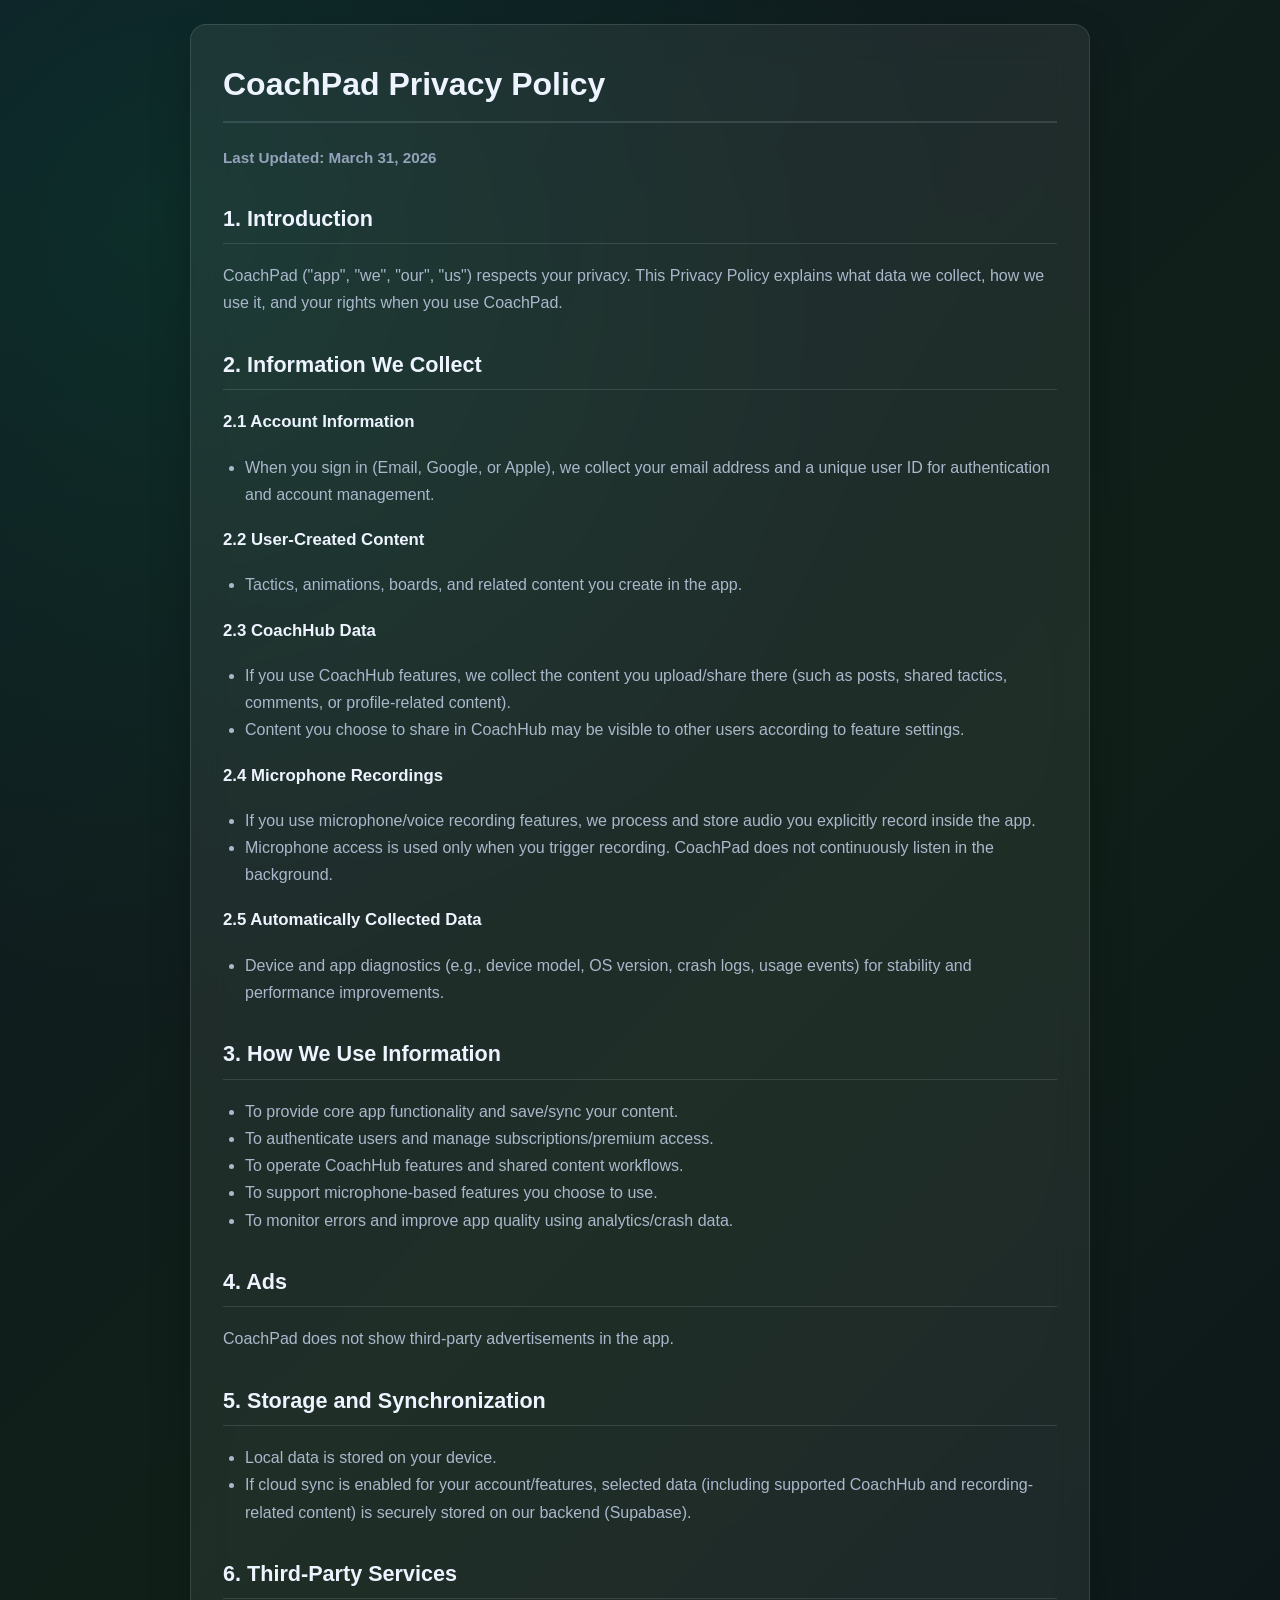
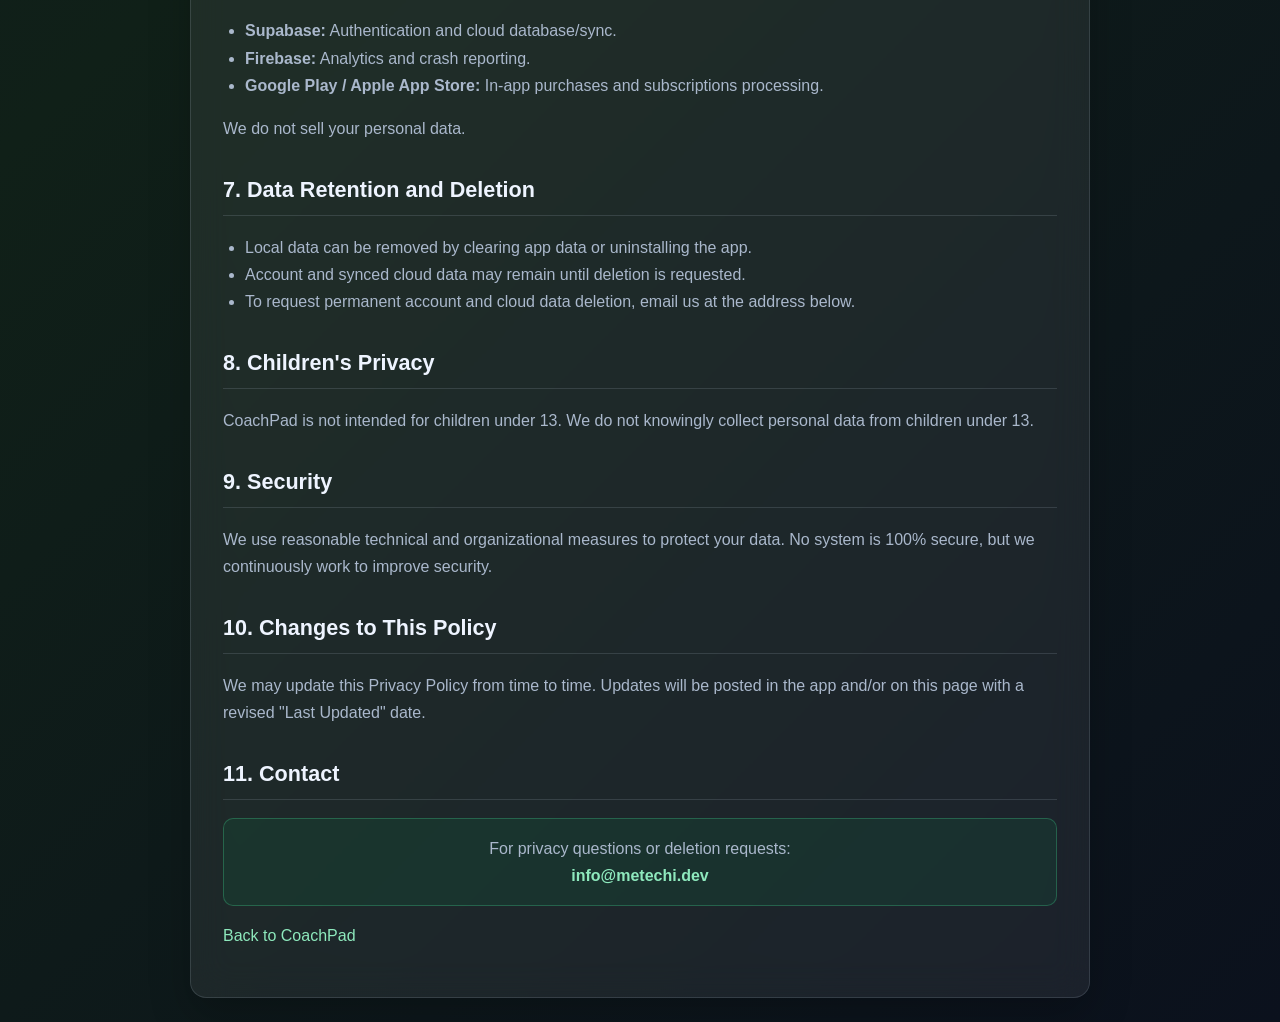
<file: coachpad-privacy.html>
<!DOCTYPE html>
<html lang="en">
<head>
  <meta charset="UTF-8" />
  <meta name="viewport" content="width=device-width, initial-scale=1.0" />
  <title>CoachPad Privacy Policy</title>
  <style>
    :root {
      --bg: #0f1824;
      --card: rgba(255, 255, 255, 0.065);
      --text: #eef4ff;
      --muted: #93a3ba;
      --line: rgba(202, 215, 238, 0.14);
      --accent: #8ee9bd;
      --contact-bg: rgba(0, 168, 90, 0.1);
      --contact-line: rgba(68, 225, 151, 0.28);
    }

    * { box-sizing: border-box; }

    body {
      margin: 0;
      padding: 24px;
      background:
        radial-gradient(circle at 12% 8%, rgba(0, 168, 90, 0.14), transparent 30%),
        linear-gradient(135deg, #0f1824 0%, #102018 45%, #0b111d 100%);
      color: var(--text);
      font-family: -apple-system, BlinkMacSystemFont, "Segoe UI", Roboto, Arial, sans-serif;
      line-height: 1.7;
    }

    .container {
      max-width: 900px;
      margin: 0 auto;
      background: var(--card);
      border: 1px solid var(--line);
      border-radius: 16px;
      padding: 32px;
      box-shadow: 0 18px 42px rgba(0, 0, 0, 0.22);
      backdrop-filter: blur(18px);
    }

    h1 {
      margin-top: 0;
      font-size: 2rem;
      border-bottom: 2px solid var(--line);
      padding-bottom: 10px;
    }

    h2 {
      margin-top: 30px;
      font-size: 1.35rem;
      border-bottom: 1px solid var(--line);
      padding-bottom: 6px;
    }

    h3 {
      margin-top: 18px;
      font-size: 1.05rem;
    }

    p, li { color: #aab8cc; }
    ul { padding-left: 22px; }

    a {
      color: var(--accent);
      text-decoration: none;
    }

    a:hover { text-decoration: underline; }

    .muted {
      color: var(--muted);
      font-size: 0.95rem;
      font-weight: 600;
    }

    .contact {
      margin-top: 8px;
      padding: 16px;
      background: var(--contact-bg);
      border: 1px solid var(--contact-line);
      border-radius: 10px;
      text-align: center;
    }
  </style>
</head>
<body>
  <main class="container">
    <h1>CoachPad Privacy Policy</h1>
    <p class="muted">Last Updated: March 31, 2026</p>

    <h2>1. Introduction</h2>
    <p>
      CoachPad ("app", "we", "our", "us") respects your privacy. This Privacy Policy explains
      what data we collect, how we use it, and your rights when you use CoachPad.
    </p>

    <h2>2. Information We Collect</h2>

    <h3>2.1 Account Information</h3>
    <ul>
      <li>
        When you sign in (Email, Google, or Apple), we collect your email address and a unique user ID for authentication and account management.
      </li>
    </ul>

    <h3>2.2 User-Created Content</h3>
    <ul>
      <li>
        Tactics, animations, boards, and related content you create in the app.
      </li>
    </ul>

    <h3>2.3 CoachHub Data</h3>
    <ul>
      <li>
        If you use CoachHub features, we collect the content you upload/share there (such as posts, shared tactics, comments, or profile-related content).
      </li>
      <li>
        Content you choose to share in CoachHub may be visible to other users according to feature settings.
      </li>
    </ul>

    <h3>2.4 Microphone Recordings</h3>
    <ul>
      <li>
        If you use microphone/voice recording features, we process and store audio you explicitly record inside the app.
      </li>
      <li>
        Microphone access is used only when you trigger recording. CoachPad does not continuously listen in the background.
      </li>
    </ul>

    <h3>2.5 Automatically Collected Data</h3>
    <ul>
      <li>
        Device and app diagnostics (e.g., device model, OS version, crash logs, usage events) for stability and performance improvements.
      </li>
    </ul>

    <h2>3. How We Use Information</h2>
    <ul>
      <li>To provide core app functionality and save/sync your content.</li>
      <li>To authenticate users and manage subscriptions/premium access.</li>
      <li>To operate CoachHub features and shared content workflows.</li>
      <li>To support microphone-based features you choose to use.</li>
      <li>To monitor errors and improve app quality using analytics/crash data.</li>
    </ul>

    <h2>4. Ads</h2>
    <p>
      CoachPad does not show third-party advertisements in the app.
    </p>

    <h2>5. Storage and Synchronization</h2>
    <ul>
      <li>
        Local data is stored on your device.
      </li>
      <li>
        If cloud sync is enabled for your account/features, selected data (including supported CoachHub and recording-related content) is securely stored on our backend (Supabase).
      </li>
    </ul>

    <h2>6. Third-Party Services</h2>
    <ul>
      <li><strong>Supabase:</strong> Authentication and cloud database/sync.</li>
      <li><strong>Firebase:</strong> Analytics and crash reporting.</li>
      <li><strong>Google Play / Apple App Store:</strong> In-app purchases and subscriptions processing.</li>
    </ul>
    <p>
      We do not sell your personal data.
    </p>

    <h2>7. Data Retention and Deletion</h2>
    <ul>
      <li>
        Local data can be removed by clearing app data or uninstalling the app.
      </li>
      <li>
        Account and synced cloud data may remain until deletion is requested.
      </li>
      <li>
        To request permanent account and cloud data deletion, email us at the address below.
      </li>
    </ul>

    <h2>8. Children's Privacy</h2>
    <p>
      CoachPad is not intended for children under 13. We do not knowingly collect personal data from children under 13.
    </p>

    <h2>9. Security</h2>
    <p>
      We use reasonable technical and organizational measures to protect your data. No system is 100% secure, but we continuously work to improve security.
    </p>

    <h2>10. Changes to This Policy</h2>
    <p>
      We may update this Privacy Policy from time to time. Updates will be posted in the app and/or on this page with a revised "Last Updated" date.
    </p>

    <h2>11. Contact</h2>
    <p class="contact">
      For privacy questions or deletion requests:<br />
      <strong><a href="mailto:info@metechi.dev">info@metechi.dev</a></strong>
    </p>
    <p><a href="coachpad.html">Back to CoachPad</a></p>
  </main>
</body>
</html>
</file>
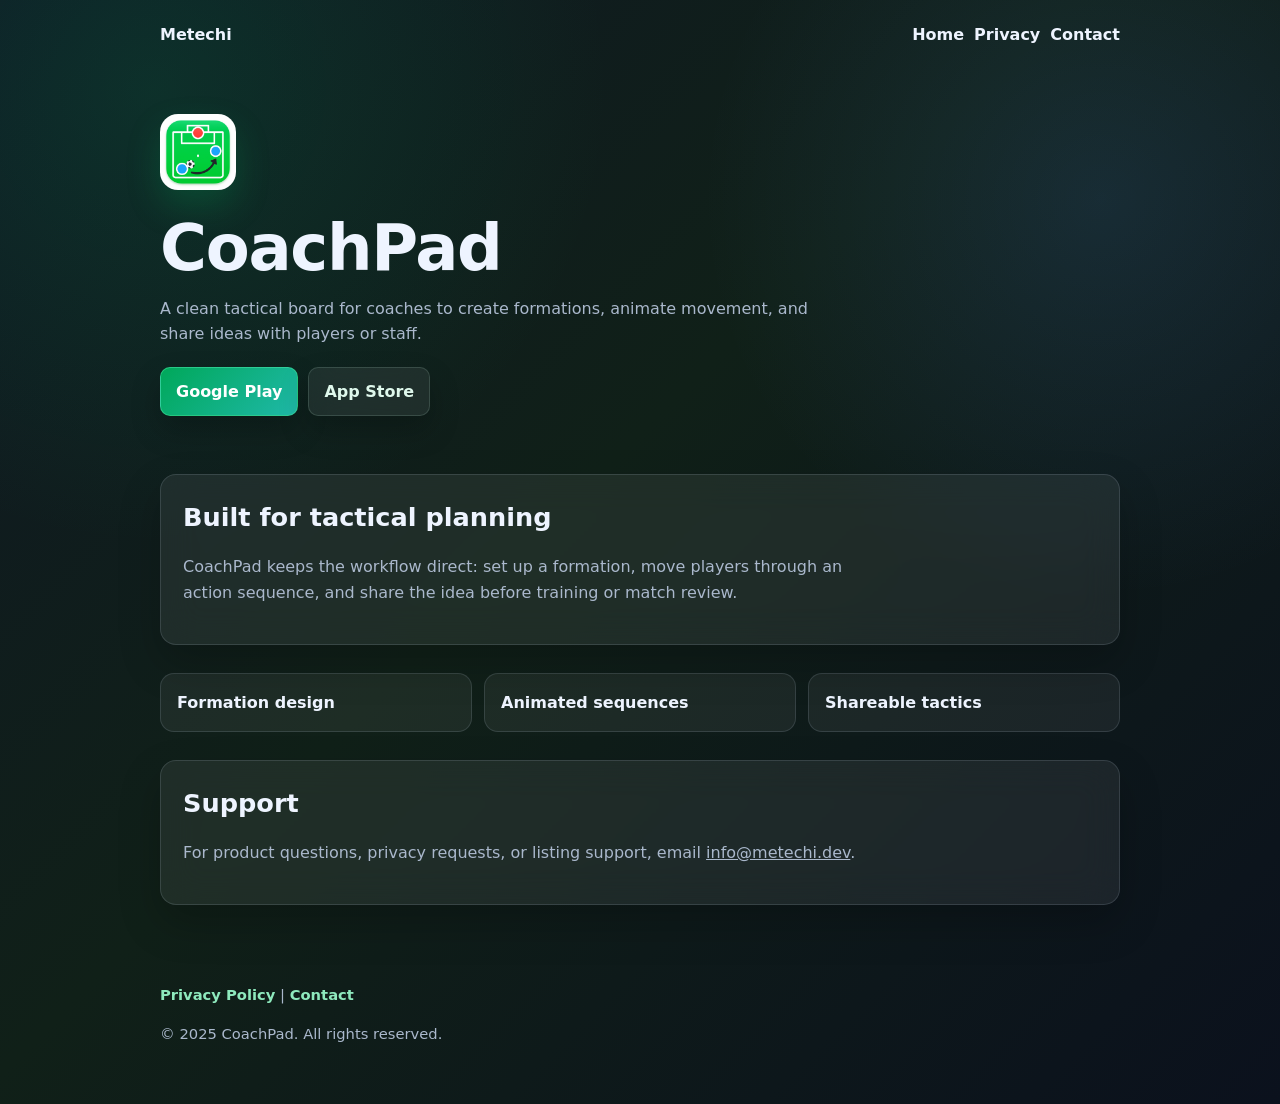
<file: coachpad.html>
﻿<!DOCTYPE html>
<html lang="en">
<head>
  <meta charset="UTF-8">
  <meta name="viewport" content="width=device-width, initial-scale=1.0">
  <title>CoachPad - Tactical Board App for Coaches</title>
    <meta name="description" content="CoachPad is a tactical board app for coaches and trainers to create drills, animate formations, share tactics, and plan sessions on iOS, Android, and web.">
  <link rel="canonical" href="https://www.metechi.dev/coachpad.html" />
<style>
    * {
      box-sizing: border-box;
    }
    body {
      margin: 0;
      color: #eef4ff;
      background:
        radial-gradient(circle at 12% 8%, rgba(0, 168, 90, 0.16), transparent 30%),
        radial-gradient(circle at 86% 18%, rgba(87, 151, 255, 0.12), transparent 28%),
        linear-gradient(135deg, #0f1824 0%, #102018 45%, #0b111d 100%);
      font-family: Inter, ui-sans-serif, system-ui, -apple-system, BlinkMacSystemFont, "Segoe UI", Arial, sans-serif;
      line-height: 1.6;
    }
    a {
      color: inherit;
    }
    .shell {
      width: min(960px, calc(100% - 32px));
      margin: 0 auto;
    }
    nav {
      min-height: 70px;
      display: flex;
      align-items: center;
      justify-content: space-between;
      gap: 16px;
    }
    .brand,
    .nav-links a {
      color: #eef4ff;
      text-decoration: none;
      font-weight: 800;
    }
    .nav-links {
      display: flex;
      gap: 10px;
      flex-wrap: wrap;
    }
    header {
      padding: 44px 0 30px;
    }
    img.logo {
      width: 76px;
      height: 76px;
      border-radius: 18px;
      margin-bottom: 18px;
      object-fit: cover;
      box-shadow: 0 16px 34px rgba(0, 179, 92, 0.22);
    }
    h1 {
      margin: 0 0 12px;
      font-size: clamp(2.2rem, 6vw, 4rem);
      line-height: 1;
      letter-spacing: -0.02em;
    }
    p {
      max-width: 680px;
      color: #aab8cc;
      line-height: 1.6;
    }
    .button-container,
    .actions {
      display: flex;
      gap: 10px;
      flex-wrap: wrap;
      margin-top: 20px;
    }
    a.button {
      display: inline-block;
      border: 1px solid rgba(195, 230, 214, 0.16);
      background: rgba(255, 255, 255, 0.065);
      color: #dff8ec;
      padding: 11px 15px;
      border-radius: 10px;
      text-decoration: none;
      font-weight: 800;
      box-shadow: 0 14px 30px rgba(0, 0, 0, 0.22);
      backdrop-filter: blur(14px);
    }
    a.button.primary {
      color: #ffffff;
      border-color: rgba(68, 225, 151, 0.55);
      background: linear-gradient(135deg, #00a85a, #1fb8a8);
    }
    section {
      margin: 28px 0;
    }
    h2 {
      margin: 0 0 12px;
      color: #eef4ff;
      font-size: 1.6rem;
    }
    ul {
      line-height: 1.8;
      padding-left: 20px;
    }
    .card {
      border: 1px solid rgba(202, 215, 238, 0.14);
      border-radius: 16px;
      background: rgba(255, 255, 255, 0.065);
      padding: 22px;
      box-shadow: 0 18px 42px rgba(0, 0, 0, 0.22);
      backdrop-filter: blur(18px);
    }
    .grid {
      display: grid;
      grid-template-columns: repeat(3, minmax(0, 1fr));
      gap: 12px;
    }
    .feature {
      border: 1px solid rgba(202, 215, 238, 0.14);
      border-radius: 14px;
      background: rgba(255, 255, 255, 0.06);
      padding: 16px;
      font-weight: 750;
    }
    footer {
      padding: 36px 0 44px;
      color: #93a3ba;
      font-size: 0.92rem;
    }
    footer a {
      color: #8ee9bd;
      font-weight: 800;
      text-decoration: none;
    }
    @media (max-width: 760px) {
      nav {
        align-items: flex-start;
        flex-direction: column;
        padding: 16px 0;
      }
      .grid {
        grid-template-columns: 1fr;
      }
      a.button {
        width: 100%;
        text-align: center;
      }
    }
  </style>
  <script type="application/ld+json">
    {
      "@context": "https://schema.org",
      "@type": "Organization",
      "@id": "https://www.metechi.dev/#organization",
      "name": "Metechi",
      "url": "https://www.metechi.dev/",
      "description": "Metechi builds practical web and mobile products including CoachPad and Infinite Flux.",
      "email": "info@metechi.dev",
      "contactPoint": {
        "@type": "ContactPoint",
        "email": "info@metechi.dev",
        "contactType": "product support",
        "availableLanguage": "en"
      }
    }
  </script>
  <script type="application/ld+json">
    {
      "@context": "https://schema.org",
      "@type": "SoftwareApplication",
      "name": "CoachPad",
      "url": "https://www.metechi.dev/coachpad.html",
      "applicationCategory": "SportsApplication",
      "operatingSystem": "iOS, Android, Web",
      "description": "CoachPad is a tactical board app for coaches and trainers to create drills, animate formations, share tactics, and plan sessions on iOS, Android, and web.",
      "image": "https://www.metechi.dev/assets/logo.png",
      "dateModified": "2026-04-29",
      "isAccessibleForFree": true,
      "featureList": [
        "Tactical board creation",
        "Formation and drill planning",
        "Animated tactic sequences",
        "Tactic sharing for teams and coaches"
      ],
      "sameAs": [
        "https://play.google.com/store/apps/details?id=com.coachpad",
        "https://apps.apple.com/us/app/coachpad-football-tactic-board/id6755497315"
      ],
      "publisher": {
        "@type": "Organization",
        "name": "Metechi",
        "url": "https://www.metechi.dev/"
      },
      "offers": {
        "@type": "Offer",
        "price": "0",
        "priceCurrency": "USD",
        "availability": "https://schema.org/InStock"
      }
    }
  </script>
  <script type="application/ld+json">
    {
      "@context": "https://schema.org",
      "@type": "WebSite",
      "@id": "https://www.metechi.dev/#website",
      "name": "Metechi",
      "url": "https://www.metechi.dev/",
      "description": "Official website for Metechi."
    }
  </script>
  <script type="application/ld+json">
    {
      "@context": "https://schema.org",
      "@graph": [
        {
          "@type": "WebPage",
          "@id": "https://www.metechi.dev/coachpad.html#webpage",
          "name": "CoachPad - Tactical Board App for Coaches",
          "url": "https://www.metechi.dev/coachpad.html",
          "description": "CoachPad is a tactical board app for coaches and trainers to create drills, animate formations, share tactics, and plan sessions on iOS, Android, and web.",
          "isPartOf": {
            "@id": "https://www.metechi.dev/#website"
          },
          "about": {
            "@type": "SoftwareApplication",
            "name": "CoachPad",
            "url": "https://www.metechi.dev/coachpad.html"
          },
          "publisher": {
            "@id": "https://www.metechi.dev/#organization"
          },
          "dateModified": "2026-04-29",
          "inLanguage": "en"
        },
        {
          "@type": "BreadcrumbList",
          "@id": "https://www.metechi.dev/coachpad.html#breadcrumb",
          "itemListElement": [
            {
              "@type": "ListItem",
              "position": 1,
              "name": "Metechi",
              "item": "https://www.metechi.dev/"
            },
            {
              "@type": "ListItem",
              "position": 2,
              "name": "CoachPad",
              "item": "https://www.metechi.dev/coachpad.html"
            }
          ]
        },
        {
          "@type": "FAQPage",
          "@id": "https://www.metechi.dev/coachpad.html#faq",
          "mainEntity": [
            {
              "@type": "Question",
              "name": "Who is CoachPad for?",
              "acceptedAnswer": {
                "@type": "Answer",
                "text": "CoachPad is built for coaches, trainers, and teams that need a visual tactical board for planning drills, formations, and match ideas."
              }
            },
            {
              "@type": "Question",
              "name": "Where is CoachPad available?",
              "acceptedAnswer": {
                "@type": "Answer",
                "text": "CoachPad has public listings on Google Play and the App Store, and this page documents the web product context."
              }
            },
            {
              "@type": "Question",
              "name": "How can users get support?",
              "acceptedAnswer": {
                "@type": "Answer",
                "text": "Users can contact Metechi at info@metechi.dev for CoachPad support or product questions."
              }
            }
          ]
        }
      ]
    }
  </script>
</head>
<body>
  <nav class="shell">
    <a class="brand" href="index.html">Metechi</a>
    <div class="nav-links">
      <a href="index.html">Home</a>
      <a href="coachpad-privacy.html">Privacy</a>
      <a href="mailto:info@metechi.dev">Contact</a>
    </div>
  </nav>

  <header class="shell">
    <img src="assets/logo.png" alt="CoachPad Logo" class="logo">
    <h1>CoachPad</h1>
    <p>A clean tactical board for coaches to create formations, animate movement, and share ideas with players or staff.</p>
    
    <div class="button-container">
      <a href="https://play.google.com/store/apps/details?id=com.coachpad" class="button primary">Google Play</a>
      <a href="https://apps.apple.com/us/app/coachpad-football-tactic-board/id6755497315" class="button">App Store</a>
    </div>
  </header>

  <main class="shell">
    <section class="card">
      <h2>Built for tactical planning</h2>
      <p>CoachPad keeps the workflow direct: set up a formation, move players through an action sequence, and share the idea before training or match review.</p>
    </section>

    <section class="grid">
      <div class="feature">Formation design</div>
      <div class="feature">Animated sequences</div>
      <div class="feature">Shareable tactics</div>
    </section>

    <section class="card">
      <h2>Support</h2>
      <p>For product questions, privacy requests, or listing support, email <a href="mailto:info@metechi.dev">info@metechi.dev</a>.</p>
    </section>
  </main>

  <footer class="shell">
    <p>
      <a href="https://www.metechi.dev/coachpad-privacy.html">Privacy Policy</a> |
      <a href="mailto:info@metechi.dev">Contact</a>
    </p>
    <p>&copy; 2025 CoachPad. All rights reserved.</p>
  </footer>

</body>
</html>
</file>
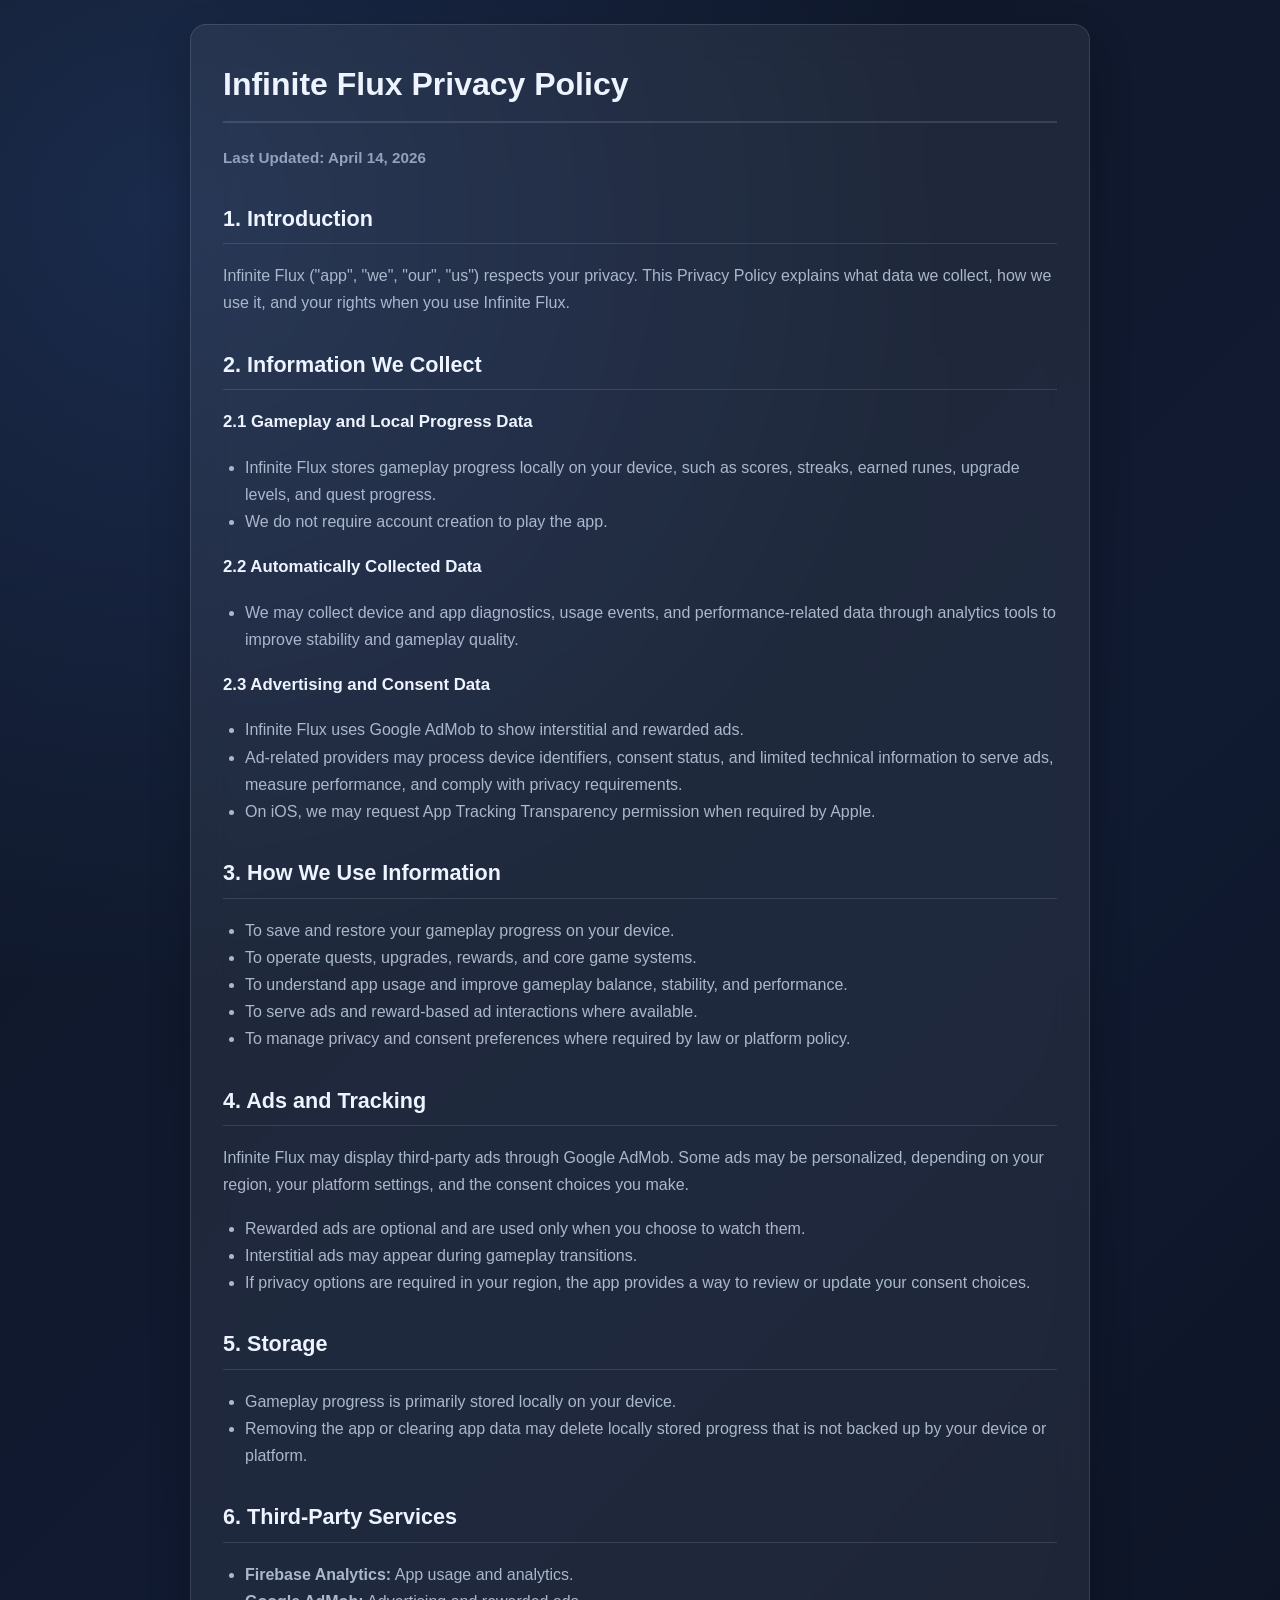
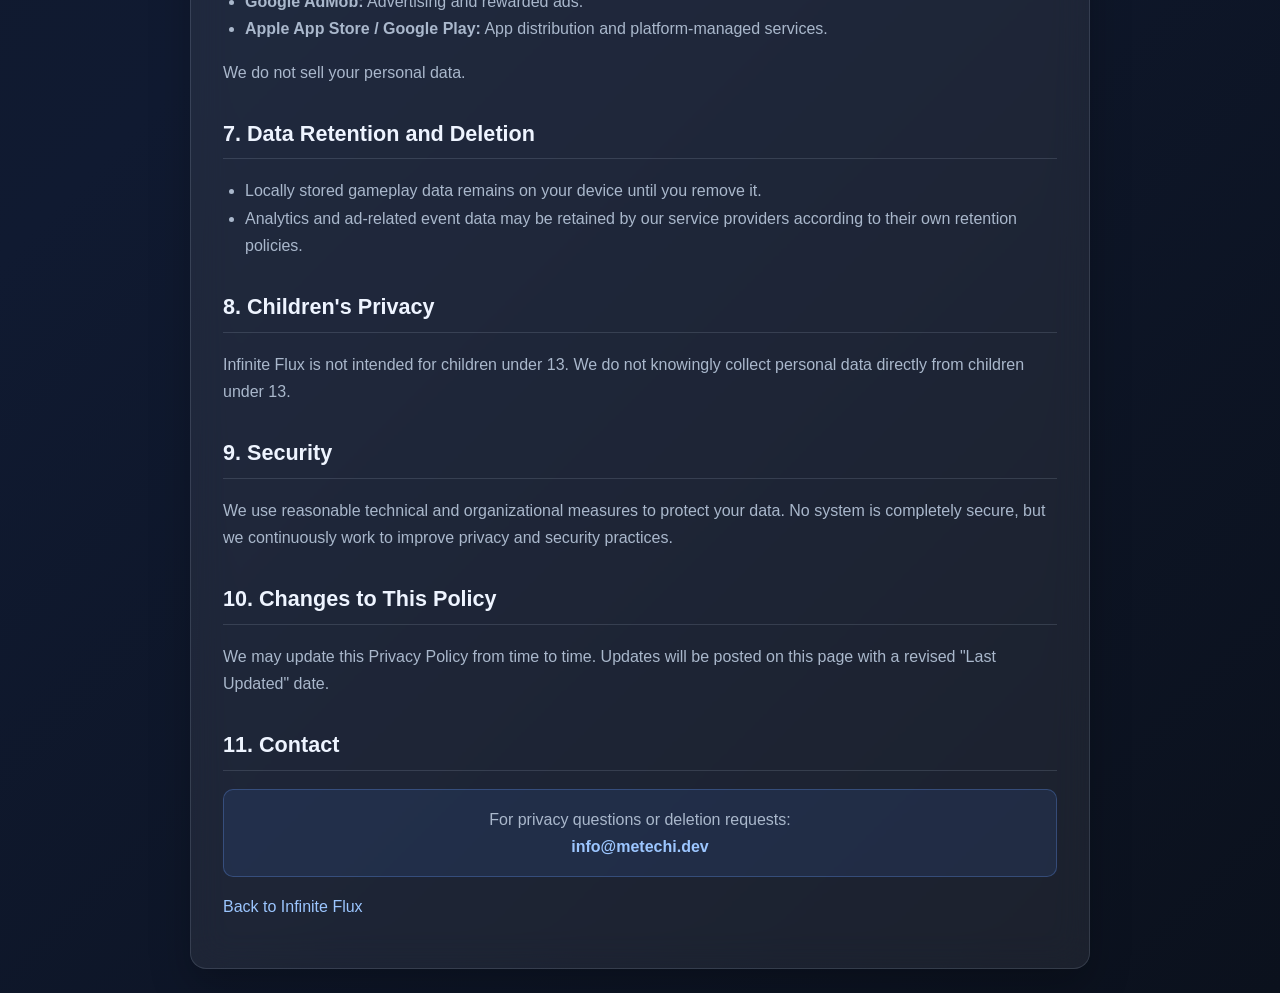
<file: infinite-flux-privacy.html>
<!DOCTYPE html>
<html lang="en">
<head>
  <meta charset="UTF-8" />
  <meta name="viewport" content="width=device-width, initial-scale=1.0" />
  <title>Infinite Flux Privacy Policy</title>
  <style>
    :root {
      --bg: #101827;
      --card: rgba(255, 255, 255, 0.065);
      --text: #eef4ff;
      --muted: #93a3ba;
      --line: rgba(202, 215, 238, 0.14);
      --accent: #9cc6ff;
      --contact-bg: rgba(76, 137, 255, 0.1);
      --contact-line: rgba(105, 157, 255, 0.28);
    }

    * { box-sizing: border-box; }

    body {
      margin: 0;
      padding: 24px;
      background:
        radial-gradient(circle at 12% 8%, rgba(76, 137, 255, 0.16), transparent 30%),
        linear-gradient(135deg, #101827 0%, #101a31 48%, #0b111d 100%);
      color: var(--text);
      font-family: -apple-system, BlinkMacSystemFont, "Segoe UI", Roboto, Arial, sans-serif;
      line-height: 1.7;
    }

    .container {
      max-width: 900px;
      margin: 0 auto;
      background: var(--card);
      border: 1px solid var(--line);
      border-radius: 16px;
      padding: 32px;
      box-shadow: 0 18px 42px rgba(0, 0, 0, 0.22);
      backdrop-filter: blur(18px);
    }

    h1 {
      margin-top: 0;
      font-size: 2rem;
      border-bottom: 2px solid var(--line);
      padding-bottom: 10px;
    }

    h2 {
      margin-top: 30px;
      font-size: 1.35rem;
      border-bottom: 1px solid var(--line);
      padding-bottom: 6px;
    }

    h3 {
      margin-top: 18px;
      font-size: 1.05rem;
    }

    p, li { color: #aab8cc; }
    ul { padding-left: 22px; }

    a {
      color: var(--accent);
      text-decoration: none;
    }

    a:hover { text-decoration: underline; }

    .muted {
      color: var(--muted);
      font-size: 0.95rem;
      font-weight: 600;
    }

    .contact {
      margin-top: 8px;
      padding: 16px;
      background: var(--contact-bg);
      border: 1px solid var(--contact-line);
      border-radius: 10px;
      text-align: center;
    }
  </style>
</head>
<body>
  <main class="container">
    <h1>Infinite Flux Privacy Policy</h1>
    <p class="muted">Last Updated: April 14, 2026</p>

    <h2>1. Introduction</h2>
    <p>
      Infinite Flux ("app", "we", "our", "us") respects your privacy. This Privacy Policy explains
      what data we collect, how we use it, and your rights when you use Infinite Flux.
    </p>

    <h2>2. Information We Collect</h2>

    <h3>2.1 Gameplay and Local Progress Data</h3>
    <ul>
      <li>
        Infinite Flux stores gameplay progress locally on your device, such as scores, streaks,
        earned runes, upgrade levels, and quest progress.
      </li>
      <li>
        We do not require account creation to play the app.
      </li>
    </ul>

    <h3>2.2 Automatically Collected Data</h3>
    <ul>
      <li>
        We may collect device and app diagnostics, usage events, and performance-related data
        through analytics tools to improve stability and gameplay quality.
      </li>
    </ul>

    <h3>2.3 Advertising and Consent Data</h3>
    <ul>
      <li>
        Infinite Flux uses Google AdMob to show interstitial and rewarded ads.
      </li>
      <li>
        Ad-related providers may process device identifiers, consent status, and limited technical
        information to serve ads, measure performance, and comply with privacy requirements.
      </li>
      <li>
        On iOS, we may request App Tracking Transparency permission when required by Apple.
      </li>
    </ul>

    <h2>3. How We Use Information</h2>
    <ul>
      <li>To save and restore your gameplay progress on your device.</li>
      <li>To operate quests, upgrades, rewards, and core game systems.</li>
      <li>To understand app usage and improve gameplay balance, stability, and performance.</li>
      <li>To serve ads and reward-based ad interactions where available.</li>
      <li>To manage privacy and consent preferences where required by law or platform policy.</li>
    </ul>

    <h2>4. Ads and Tracking</h2>
    <p>
      Infinite Flux may display third-party ads through Google AdMob. Some ads may be personalized,
      depending on your region, your platform settings, and the consent choices you make.
    </p>
    <ul>
      <li>Rewarded ads are optional and are used only when you choose to watch them.</li>
      <li>Interstitial ads may appear during gameplay transitions.</li>
      <li>
        If privacy options are required in your region, the app provides a way to review or update
        your consent choices.
      </li>
    </ul>

    <h2>5. Storage</h2>
    <ul>
      <li>Gameplay progress is primarily stored locally on your device.</li>
      <li>
        Removing the app or clearing app data may delete locally stored progress that is not backed up
        by your device or platform.
      </li>
    </ul>

    <h2>6. Third-Party Services</h2>
    <ul>
      <li><strong>Firebase Analytics:</strong> App usage and analytics.</li>
      <li><strong>Google AdMob:</strong> Advertising and rewarded ads.</li>
      <li><strong>Apple App Store / Google Play:</strong> App distribution and platform-managed services.</li>
    </ul>
    <p>
      We do not sell your personal data.
    </p>

    <h2>7. Data Retention and Deletion</h2>
    <ul>
      <li>Locally stored gameplay data remains on your device until you remove it.</li>
      <li>
        Analytics and ad-related event data may be retained by our service providers according to
        their own retention policies.
      </li>
    </ul>

    <h2>8. Children's Privacy</h2>
    <p>
      Infinite Flux is not intended for children under 13. We do not knowingly collect personal data
      directly from children under 13.
    </p>

    <h2>9. Security</h2>
    <p>
      We use reasonable technical and organizational measures to protect your data. No system is
      completely secure, but we continuously work to improve privacy and security practices.
    </p>

    <h2>10. Changes to This Policy</h2>
    <p>
      We may update this Privacy Policy from time to time. Updates will be posted on this page with
      a revised "Last Updated" date.
    </p>

    <h2>11. Contact</h2>
    <p class="contact">
      For privacy questions or deletion requests:<br />
      <strong><a href="mailto:info@metechi.dev">info@metechi.dev</a></strong>
    </p>
    <p><a href="infinite-flux.html">Back to Infinite Flux</a></p>
  </main>
</body>
</html>
</file>
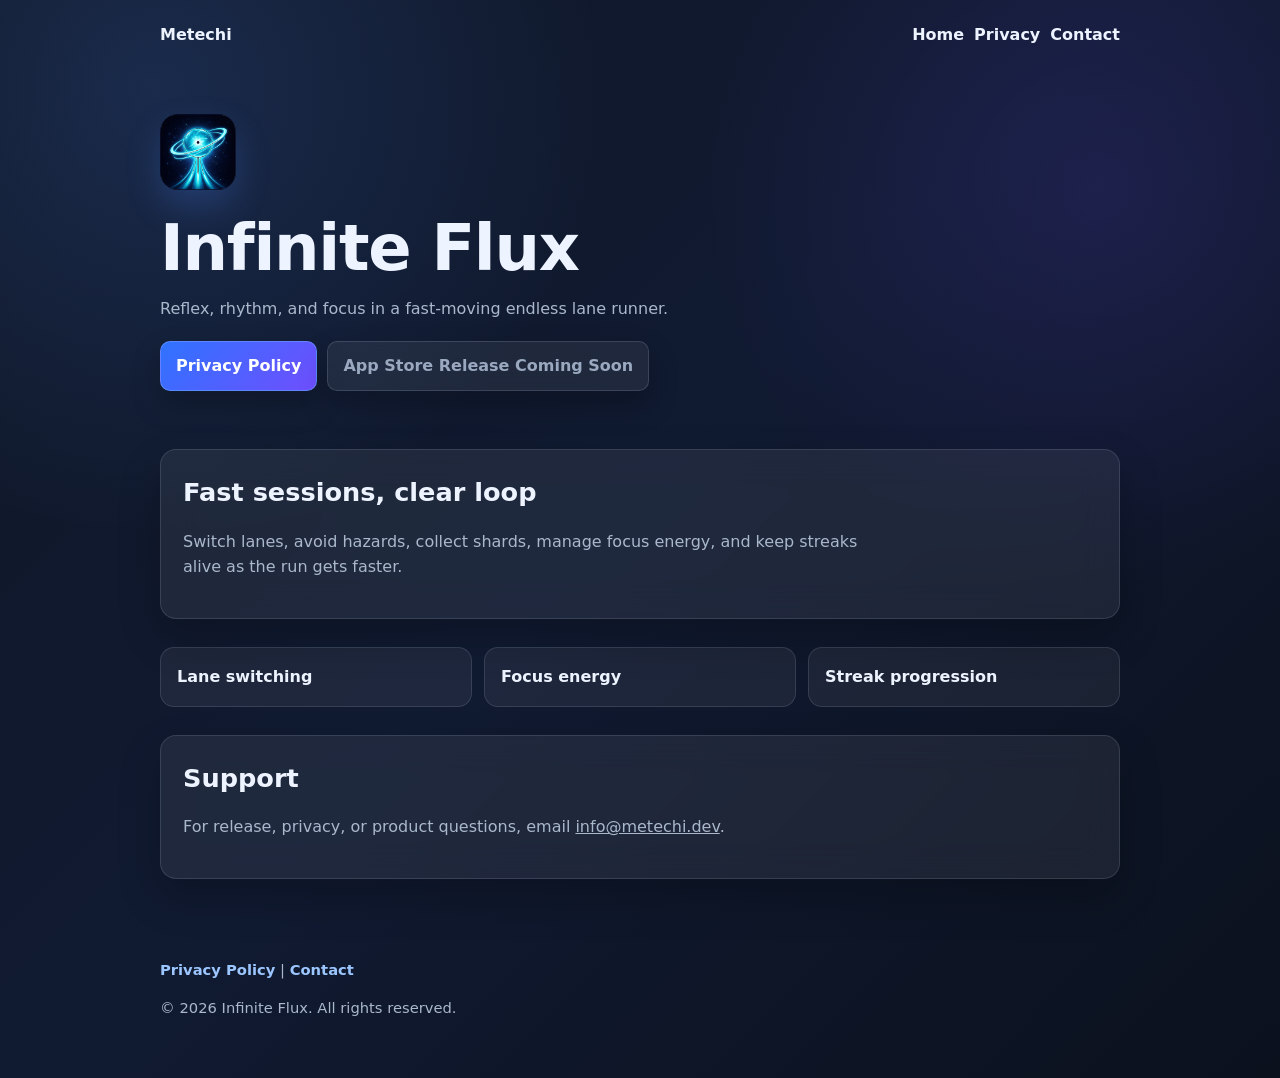
<file: infinite-flux.html>
﻿<!DOCTYPE html>
<html lang="en">
<head>
  <meta charset="UTF-8">
  <meta name="viewport" content="width=device-width, initial-scale=1.0">
  <title>Infinite Flux - Reflex Runner Game for Mobile Players</title>
    <meta name="description" content="Infinite Flux is a mobile reflex runner game focused on lane switching, timing, focus energy, streak control, upgrades, and endless arcade scoring.">
  <link rel="canonical" href="https://www.metechi.dev/infinite-flux.html" />
<style>
    * {
      box-sizing: border-box;
    }
    body {
      margin: 0;
      color: #eef4ff;
      background:
        radial-gradient(circle at 12% 8%, rgba(76, 137, 255, 0.16), transparent 30%),
        radial-gradient(circle at 86% 18%, rgba(111, 79, 255, 0.14), transparent 28%),
        linear-gradient(135deg, #101827 0%, #101a31 48%, #0b111d 100%);
      font-family: Inter, ui-sans-serif, system-ui, -apple-system, BlinkMacSystemFont, "Segoe UI", Arial, sans-serif;
      line-height: 1.6;
    }
    a {
      color: inherit;
    }
    .shell {
      width: min(960px, calc(100% - 32px));
      margin: 0 auto;
    }
    nav {
      min-height: 70px;
      display: flex;
      align-items: center;
      justify-content: space-between;
      gap: 16px;
    }
    .brand,
    .nav-links a {
      color: #eef4ff;
      text-decoration: none;
      font-weight: 800;
    }
    .nav-links {
      display: flex;
      gap: 10px;
      flex-wrap: wrap;
    }
    header {
      padding: 44px 0 30px;
    }
    img.logo {
      width: 76px;
      height: 76px;
      border-radius: 18px;
      margin-bottom: 18px;
      object-fit: cover;
      box-shadow: 0 16px 34px rgba(76, 137, 255, 0.22);
    }
    h1 {
      margin: 0 0 12px;
      font-size: clamp(2.2rem, 6vw, 4rem);
      line-height: 1;
      letter-spacing: -0.02em;
    }
    p {
      max-width: 700px;
      color: #aab8cc;
      line-height: 1.6;
    }
    .button-container {
      display: flex;
      gap: 10px;
      flex-wrap: wrap;
      margin-top: 20px;
    }
    a.button,
    span.button {
      display: inline-block;
      border: 1px solid rgba(202, 215, 238, 0.16);
      background: rgba(255, 255, 255, 0.065);
      color: #e9f1ff;
      padding: 11px 15px;
      border-radius: 10px;
      text-decoration: none;
      font-weight: 800;
      box-shadow: 0 14px 30px rgba(0, 0, 0, 0.22);
      backdrop-filter: blur(14px);
    }
    a.button.primary {
      color: #ffffff;
      border-color: rgba(105, 157, 255, 0.62);
      background: linear-gradient(135deg, #2f73ff, #6f4fff);
    }
    span.button {
      color: #9aa9bf;
      cursor: default;
    }
    section {
      margin: 28px 0;
    }
    h2 {
      margin: 0 0 12px;
      color: #eef4ff;
      font-size: 1.6rem;
    }
    ul {
      line-height: 1.8;
      padding-left: 20px;
    }
    .card {
      border: 1px solid rgba(202, 215, 238, 0.14);
      border-radius: 16px;
      background: rgba(255, 255, 255, 0.065);
      padding: 22px;
      box-shadow: 0 18px 42px rgba(0, 0, 0, 0.22);
      backdrop-filter: blur(18px);
    }
    .grid {
      display: grid;
      grid-template-columns: repeat(3, minmax(0, 1fr));
      gap: 12px;
    }
    .feature {
      border: 1px solid rgba(202, 215, 238, 0.14);
      border-radius: 14px;
      background: rgba(255, 255, 255, 0.06);
      padding: 16px;
      font-weight: 750;
    }
    footer {
      padding: 36px 0 44px;
      color: #93a3ba;
      font-size: 0.92rem;
    }
    footer a {
      color: #9cc6ff;
      font-weight: 800;
      text-decoration: none;
    }
    @media (max-width: 760px) {
      nav {
        align-items: flex-start;
        flex-direction: column;
        padding: 16px 0;
      }
      .grid {
        grid-template-columns: 1fr;
      }
      a.button,
      span.button {
        width: 100%;
        text-align: center;
      }
    }
  </style>
  <script type="application/ld+json">
    {
      "@context": "https://schema.org",
      "@type": "Organization",
      "@id": "https://www.metechi.dev/#organization",
      "name": "Metechi",
      "url": "https://www.metechi.dev/",
      "description": "Metechi builds practical web and mobile products including CoachPad and Infinite Flux.",
      "email": "info@metechi.dev",
      "contactPoint": {
        "@type": "ContactPoint",
        "email": "info@metechi.dev",
        "contactType": "product support",
        "availableLanguage": "en"
      }
    }
  </script>
  <script type="application/ld+json">
    {
      "@context": "https://schema.org",
      "@type": "SoftwareApplication",
      "name": "Infinite Flux",
      "url": "https://www.metechi.dev/infinite-flux.html",
      "applicationCategory": "GameApplication",
      "operatingSystem": "iOS, Android",
      "description": "Infinite Flux is a mobile reflex runner game focused on lane switching, timing, focus energy, streak control, upgrades, and endless arcade scoring.",
      "image": "https://www.metechi.dev/assets/infinite-flux-logo.png",
      "dateModified": "2026-04-29",
      "isAccessibleForFree": true,
      "featureList": [
        "Lane switching",
        "Focus energy management",
        "Shard collection",
        "Streak and multiplier scoring",
        "Upgrade and objective progression"
      ],
      "publisher": {
        "@type": "Organization",
        "name": "Metechi",
        "url": "https://www.metechi.dev/"
      }
    }
  </script>
  <script type="application/ld+json">
    {
      "@context": "https://schema.org",
      "@type": "WebSite",
      "@id": "https://www.metechi.dev/#website",
      "name": "Metechi",
      "url": "https://www.metechi.dev/",
      "description": "Official website for Metechi."
    }
  </script>
  <script type="application/ld+json">
    {
      "@context": "https://schema.org",
      "@graph": [
        {
          "@type": "WebPage",
          "@id": "https://www.metechi.dev/infinite-flux.html#webpage",
          "name": "Infinite Flux - Reflex Runner Game for Mobile Players",
          "url": "https://www.metechi.dev/infinite-flux.html",
          "description": "Infinite Flux is a mobile reflex runner game focused on lane switching, timing, focus energy, streak control, upgrades, and endless arcade scoring.",
          "isPartOf": {
            "@id": "https://www.metechi.dev/#website"
          },
          "about": {
            "@type": "SoftwareApplication",
            "name": "Infinite Flux",
            "url": "https://www.metechi.dev/infinite-flux.html"
          },
          "publisher": {
            "@id": "https://www.metechi.dev/#organization"
          },
          "dateModified": "2026-04-29",
          "inLanguage": "en"
        },
        {
          "@type": "BreadcrumbList",
          "@id": "https://www.metechi.dev/infinite-flux.html#breadcrumb",
          "itemListElement": [
            {
              "@type": "ListItem",
              "position": 1,
              "name": "Metechi",
              "item": "https://www.metechi.dev/"
            },
            {
              "@type": "ListItem",
              "position": 2,
              "name": "Infinite Flux",
              "item": "https://www.metechi.dev/infinite-flux.html"
            }
          ]
        },
        {
          "@type": "FAQPage",
          "@id": "https://www.metechi.dev/infinite-flux.html#faq",
          "mainEntity": [
            {
              "@type": "Question",
              "name": "What type of game is Infinite Flux?",
              "acceptedAnswer": {
                "@type": "Answer",
                "text": "Infinite Flux is a reflex runner game built around lane switching, timing, focus energy, streaks, upgrades, and endless arcade scoring."
              }
            },
            {
              "@type": "Question",
              "name": "Which platforms does Infinite Flux target?",
              "acceptedAnswer": {
                "@type": "Answer",
                "text": "Infinite Flux is prepared as a mobile game experience for iOS and Android."
              }
            },
            {
              "@type": "Question",
              "name": "Where is the privacy information?",
              "acceptedAnswer": {
                "@type": "Answer",
                "text": "Infinite Flux privacy information is linked from this page and maintained at https://www.metechi.dev/infinite-flux-privacy.html."
              }
            }
          ]
        }
      ]
    }
  </script>
</head>
<body>
  <nav class="shell">
    <a class="brand" href="index.html">Metechi</a>
    <div class="nav-links">
      <a href="index.html">Home</a>
      <a href="infinite-flux-privacy.html">Privacy</a>
      <a href="mailto:info@metechi.dev">Contact</a>
    </div>
  </nav>

  <header class="shell">
    <img src="assets/infinite-flux-logo.png" alt="Infinite Flux Logo" class="logo">
    <h1>Infinite Flux</h1>
    <p>Reflex, rhythm, and focus in a fast-moving endless lane runner.</p>

    <div class="button-container">
      <a href="infinite-flux-privacy.html" class="button primary">Privacy Policy</a>
      <span class="button">App Store Release Coming Soon</span>
    </div>
  </header>

  <main class="shell">
    <section class="card">
      <h2>Fast sessions, clear loop</h2>
      <p>Switch lanes, avoid hazards, collect shards, manage focus energy, and keep streaks alive as the run gets faster.</p>
    </section>

    <section class="grid">
      <div class="feature">Lane switching</div>
      <div class="feature">Focus energy</div>
      <div class="feature">Streak progression</div>
    </section>

    <section class="card">
      <h2>Support</h2>
      <p>For release, privacy, or product questions, email <a href="mailto:info@metechi.dev">info@metechi.dev</a>.</p>
    </section>
  </main>

  <footer class="shell">
    <p>
      <a href="infinite-flux-privacy.html">Privacy Policy</a> |
      <a href="mailto:info@metechi.dev">Contact</a>
    </p>
    <p>&copy; 2026 Infinite Flux. All rights reserved.</p>
  </footer>

</body>
</html>
</file>
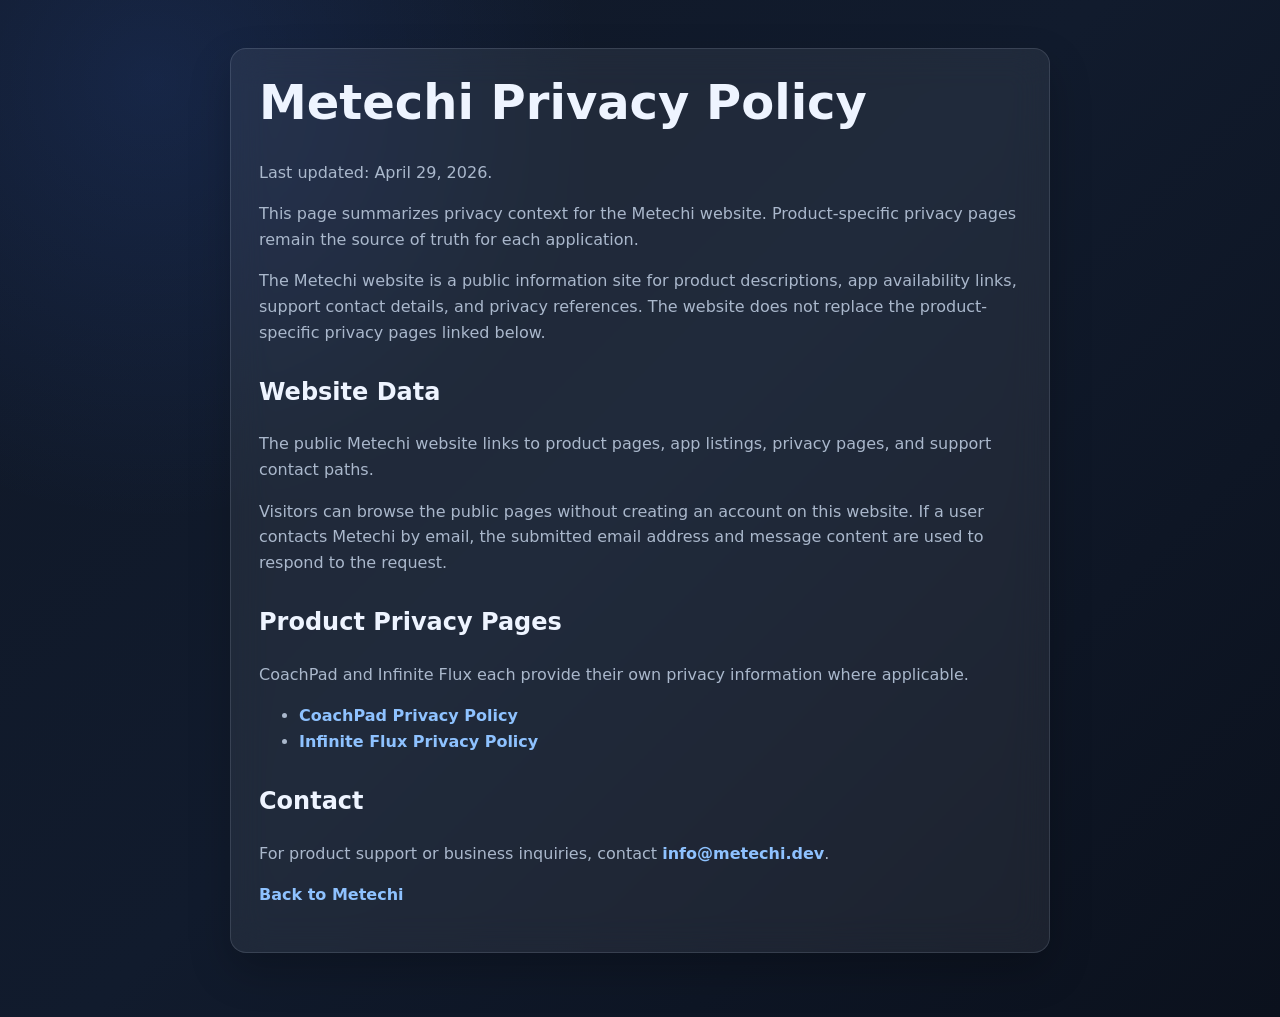
<file: privacy.html>
<!DOCTYPE html>
<html lang="en">
<head>
  <meta charset="UTF-8" />
  <meta name="viewport" content="width=device-width, initial-scale=1.0" />
  <title>Metechi Privacy Policy</title>
  <meta name="description" content="Privacy overview for the Metechi website, public product pages, support contact paths, and product-specific privacy policy references." />
  <link rel="canonical" href="https://www.metechi.dev/privacy.html" />
  <script type="application/ld+json">
    {
      "@context": "https://schema.org",
      "@graph": [
        {
          "@type": "Organization",
          "@id": "https://www.metechi.dev/#organization",
          "name": "Metechi",
          "url": "https://www.metechi.dev/",
          "description": "Metechi builds practical web and mobile products including CoachPad and Infinite Flux.",
          "email": "info@metechi.dev",
          "contactPoint": {
            "@type": "ContactPoint",
            "email": "info@metechi.dev",
            "contactType": "product support",
            "availableLanguage": "en"
          }
        },
        {
          "@type": "WebSite",
          "@id": "https://www.metechi.dev/#website",
          "name": "Metechi",
          "url": "https://www.metechi.dev/",
          "publisher": {
            "@id": "https://www.metechi.dev/#organization"
          }
        },
        {
          "@type": "WebPage",
          "@id": "https://www.metechi.dev/privacy.html#webpage",
          "name": "Metechi Privacy Policy",
          "url": "https://www.metechi.dev/privacy.html",
          "description": "Privacy overview for the Metechi website, public product pages, support contact paths, and product-specific privacy policy references.",
          "isPartOf": {
            "@id": "https://www.metechi.dev/#website"
          },
          "publisher": {
            "@id": "https://www.metechi.dev/#organization"
          },
          "dateModified": "2026-04-29",
          "inLanguage": "en"
        },
        {
          "@type": "BreadcrumbList",
          "@id": "https://www.metechi.dev/privacy.html#breadcrumb",
          "itemListElement": [
            {
              "@type": "ListItem",
              "position": 1,
              "name": "Metechi",
              "item": "https://www.metechi.dev/"
            },
            {
              "@type": "ListItem",
              "position": 2,
              "name": "Privacy Policy",
              "item": "https://www.metechi.dev/privacy.html"
            }
          ]
        }
      ]
    }
  </script>
  <style>
    * {
      box-sizing: border-box;
    }
    body {
      margin: 0;
      color: #eef4ff;
      background:
        radial-gradient(circle at 12% 8%, rgba(63, 121, 255, 0.14), transparent 30%),
        linear-gradient(135deg, #101827 0%, #111b2d 48%, #0b111d 100%);
      font-family: Inter, ui-sans-serif, system-ui, -apple-system, BlinkMacSystemFont, "Segoe UI", Arial, sans-serif;
      line-height: 1.6;
    }
    main {
      max-width: 860px;
      margin: 0 auto;
      padding: 48px 20px 64px;
    }
    .card {
      border: 1px solid rgba(202, 215, 238, 0.14);
      border-radius: 16px;
      background: rgba(255, 255, 255, 0.065);
      padding: 28px;
      box-shadow: 0 18px 42px rgba(0, 0, 0, 0.22);
      backdrop-filter: blur(18px);
    }
    h1 {
      margin-top: 0;
      color: #eef4ff;
      font-size: clamp(2rem, 5vw, 3rem);
      line-height: 1.05;
    }
    h2 {
      margin-top: 28px;
      color: #eef4ff;
    }
    a {
      color: #8ec2ff;
      font-weight: 700;
      text-decoration: none;
    }
    p, li {
      color: #aab8cc;
    }
  </style>
</head>
<body>
  <main>
    <div class="card">
    <h1>Metechi Privacy Policy</h1>
    <p>Last updated: April 29, 2026.</p>
    <p>
      This page summarizes privacy context for the Metechi website. Product-specific
      privacy pages remain the source of truth for each application.
    </p>
    <p>
      The Metechi website is a public information site for product descriptions,
      app availability links, support contact details, and privacy references.
      The website does not replace the product-specific privacy pages linked below.
    </p>
    <h2>Website Data</h2>
    <p>
      The public Metechi website links to product pages, app listings, privacy
      pages, and support contact paths.
    </p>
    <p>
      Visitors can browse the public pages without creating an account on this
      website. If a user contacts Metechi by email, the submitted email address
      and message content are used to respond to the request.
    </p>
    <h2>Product Privacy Pages</h2>
    <p>
      CoachPad and Infinite Flux each provide their own privacy
      information where applicable.
    </p>
    <ul>
      <li><a href="https://www.metechi.dev/coachpad-privacy.html">CoachPad Privacy Policy</a></li>
      <li><a href="https://www.metechi.dev/infinite-flux-privacy.html">Infinite Flux Privacy Policy</a></li>
    </ul>
    <h2>Contact</h2>
    <p>
      For product support or business inquiries, contact
      <a href="mailto:info@metechi.dev">info@metechi.dev</a>.
    </p>
    <p><a href="https://www.metechi.dev/">Back to Metechi</a></p>
    </div>
  </main>
</body>
</html>
</file>
